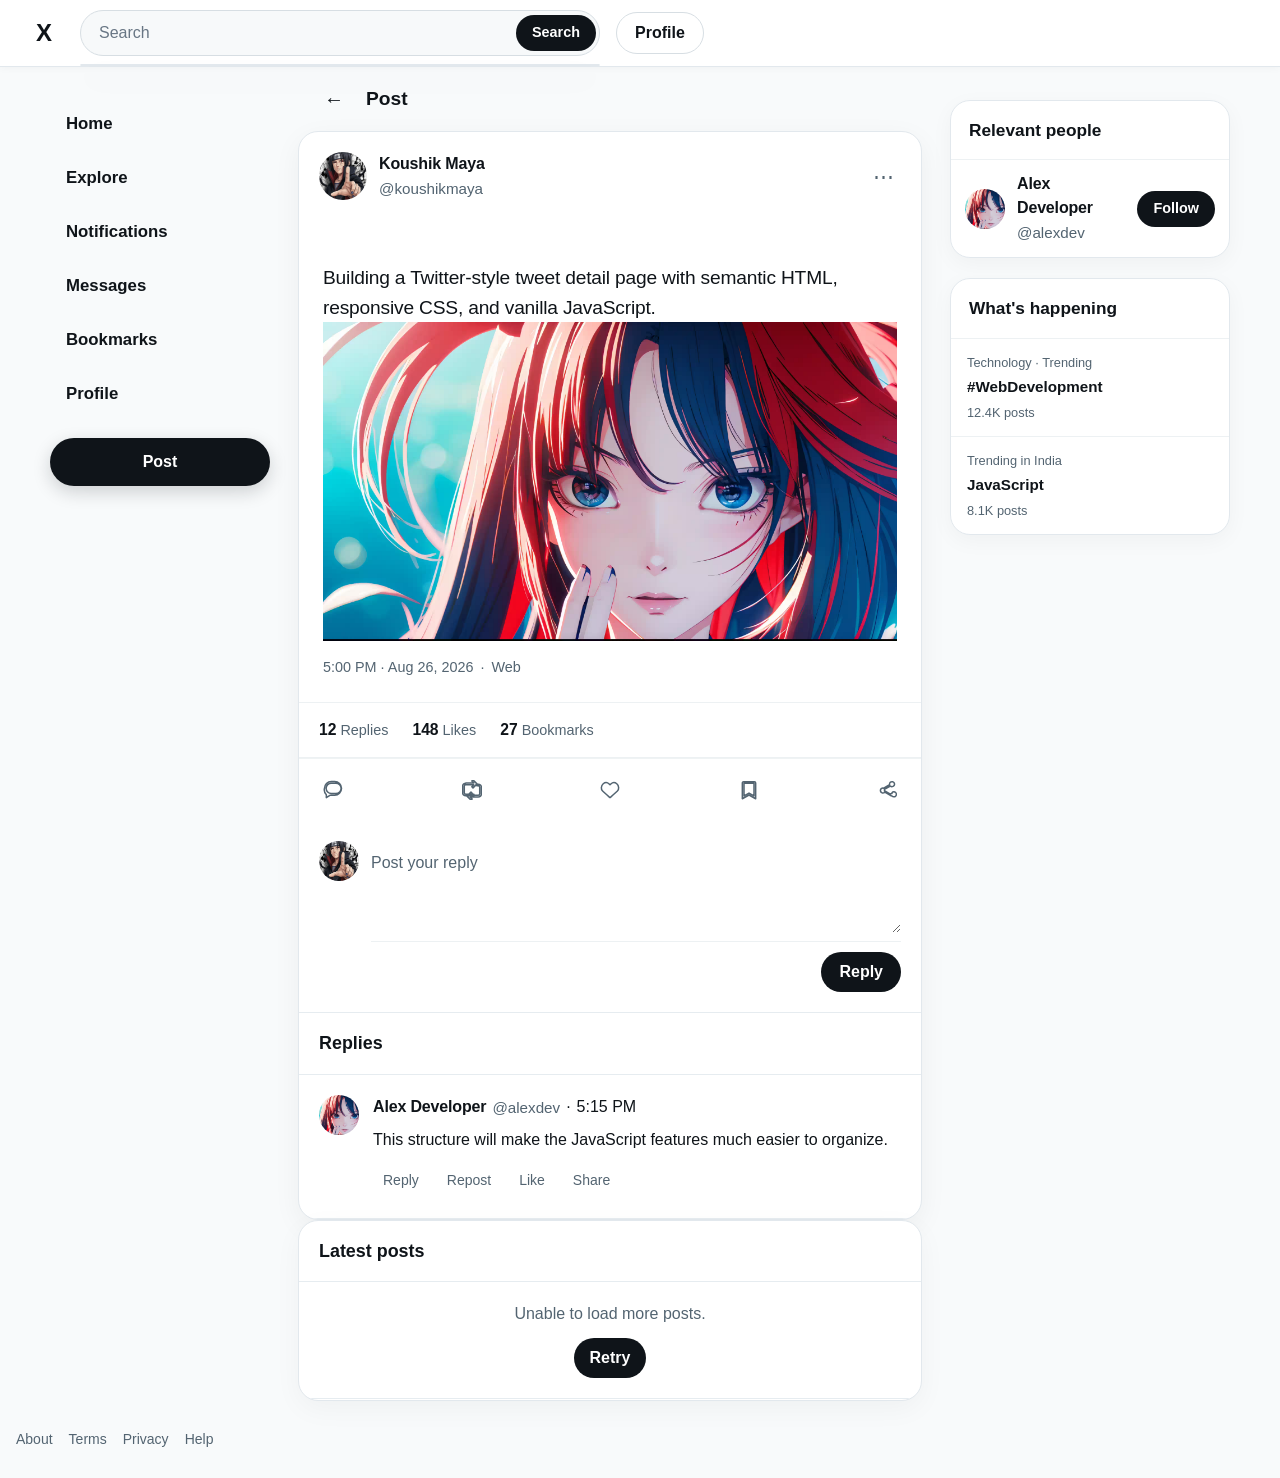
<file: index.html>
<!DOCTYPE html>
<html lang="en">

<head>
    <meta charset="UTF-8">
    <meta name="viewport" content="width=device-width, initial-scale=1.0">

    <meta
        name="description"
        content="Twitter-style tweet detail page built with semantic HTML, responsive CSS, and vanilla JavaScript."
    >

    <title>Tweet Detail</title>

    <!-- CSS -->
    <link rel="stylesheet" href="css/base.css">
    <link rel="stylesheet" href="css/layout.css">
    <link rel="stylesheet" href="css/components.css">
    <link rel="stylesheet" href="css/responsive.css">
</head>

<body>

    <!-- ================================
         Site Header      
         ================================ -->
    <header class="site-header">

        <nav class="top-nav" aria-label="Primary navigation">

            <a
                href="#"
                class="brand"
                aria-label="Home"
            >
                X
            </a>

       <form
    id="search-form"
    class="search-form"
    role="search"
    aria-label="Search posts"
>

                <label
                    for="search-input"
                    class="sr-only"
                >
                    Search posts
                </label>

                <input
                    id="search-input"
                    name="search"
                    type="search"
                    placeholder="Search"
                    autocomplete="off"
                    spellcheck="false"
                >

                <button type="submit">
                    Search
                </button>

                <!-- Debounced search results -->
                <div
                    id="search-results"
                    class="search-results"
                    aria-live="polite"
                ></div>

            </form>

            <button
                type="button"
                class="profile-button"
                aria-label="Open profile menu"
            >
                Profile
            </button>

        </nav>

    </header>


    <!-- ================================
         Page Layout
         ================================ -->
    <div class="page-layout">


        <!-- ============================
             Left Sidebar
             ============================ -->
        <aside
            class="left-sidebar"
            aria-label="Sidebar navigation"
        >

            <nav
                class="sidebar-nav"
                aria-label="Sidebar"
            >

                <a href="#" class="nav-link">
                    Home
                </a>

                <a href="#" class="nav-link">
                    Explore
                </a>

                <a
                    href="#notifications"
                    class="nav-link"
                >
                    Notifications
                </a>

                <a href="#" class="nav-link">
                    Messages
                </a>

                <a href="#" class="nav-link">
                    Bookmarks
                </a>

                <a href="#" class="nav-link">
                    Profile
                </a>

            </nav>

            <button
                type="button"
                class="compose-button"
            >
                Post
            </button>

        </aside>


        <!-- ============================
             Main Content
             ============================ -->
        <main class="main-content">


            <!-- ========================
                 Tweet Detail
                 ======================== -->
            <section
                class="tweet-page"
                aria-labelledby="page-title"
            >

                <!-- Page Heading -->
                <header class="page-heading">

                    <a
                        href="#"
                        class="back-link"
                        aria-label="Go back"
                    >
                        ←
                    </a>

                    <h1 id="page-title">
                        Post
                    </h1>

                </header>


                <!-- ====================
                     Main Tweet
                     ==================== -->
                <article
                    class="tweet-detail"
                    data-post-id="1"
                    data-post-type="tweet"
                >

                    <!-- Tweet Header -->
                    <header class="tweet-header">

                        <div class="author-info">

                            <a
                                href="#"
                                class="author-avatar"
                                aria-label="Open Koushik Maya profile"
                            >
                                <img
                                    src="assets/images/profile-placeholder.png"
                                    alt="Koushik Maya profile picture"
                                >
                            </a>

                            <div class="author-details">

                                <a
                                    href="#"
                                    class="author-name"
                                >
                                    Koushik Maya
                                </a>

                                <span class="author-handle">
                                    @koushikmaya
                                </span>

                            </div>

                            <button
                                type="button"
                                class="tweet-menu-button"
                                aria-label="More options for this post"
                            >
                                ⋯
                            </button>

                        </div>

                    </header>


                    <!-- Tweet Body -->
                    <div class="tweet-body">

                        <p class="tweet-text">
                            Building a Twitter-style tweet detail page
                            with semantic HTML, responsive CSS,
                            and vanilla JavaScript.
                        </p>


                        <!-- Tweet Media -->
                 <img
    class="lazy-image"
    src="assets/images/mainimage.png"
    data-src="assets/images/mainimage.png"
    alt="Tweet media showing the project interface"
>

                        <!-- Tweet Metadata -->
                        <footer class="tweet-meta">

                            <time
                                datetime="2026-08-26T17:00:00+05:30"
                            >
                                5:00 PM · Aug 26, 2026
                            </time>

                            <span aria-hidden="true">
                                ·
                            </span>

                            <span>
                                Web
                            </span>

                        </footer>

                    </div>


                    <!-- ====================
                         Tweet Statistics
                         ==================== -->
                    <div
                        class="tweet-stats"
                        aria-label="Post statistics"
                    >

                        <span class="stat-item">
                            <strong
                                id="reply-count"
                                class="reply-count"
                            >
                                12
                            </strong>
                            Replies
                        </span>

                        <span class="stat-item">
                            <strong
                                id="like-count"
                                class="like-count"
                                data-count="148"
                            >
                                148
                            </strong>
                            Likes
                        </span>

                        <span class="stat-item">
                            <strong
                                id="bookmark-count"
                                class="bookmark-count"
                            >
                                27
                            </strong>
                            Bookmarks
                        </span>

                    </div>


                    <!-- ====================
                         Tweet Actions
                         ==================== -->
                  <div
    class="tweet-actions"
    aria-label="Post actions"
>

    <!-- Reply -->
    <button
        type="button"
        class="action-button reply-button"
        data-action="reply"
        data-post-id="1"
        aria-label="Reply"
    >
        <svg
            viewBox="0 0 24 24"
            aria-hidden="true"
        >
            <path
                d="M1.751 10c0-4.556 3.69-8.25 8.25-8.25h4c4.556 0 8.25 3.694 8.25 8.25s-3.694 8.25-8.25 8.25H8.75L4 21.25v-3.5A8.23 8.23 0 0 1 1.751 10Zm8.25-6.25a6.25 6.25 0 1 0 0 12.5h5.5c3.452 0 6.25-2.798 6.25-6.25S18.953 3.75 15.5 3.75h-5.5Z"
            />
        </svg>
    </button>


    <!-- Repost -->
    <button
        type="button"
        class="action-button repost-button"
        data-action="repost"
        data-post-id="1"
        aria-label="Repost"
    >
        <svg
            viewBox="0 0 24 24"
            aria-hidden="true"
        >
            <path
                d="M4.5 3.75A3.75 3.75 0 0 0 .75 7.5v7.75A3.75 3.75 0 0 0 4.5 19h9.75v-2H4.5a1.75 1.75 0 0 1-1.75-1.75V7.5A1.75 1.75 0 0 1 4.5 5.75h9.586l-2.293 2.293 1.414 1.414L18 4.664 13.207-.129l-1.414 1.414 2.293 2.293H4.5Zm15 1.25h-1.75v2h1.75a1.75 1.75 0 0 1 1.75 1.75v7.75a1.75 1.75 0 0 1-1.75 1.75h-9.586l2.293-2.293-1.414-1.414L6 19.336l4.793 4.793 1.414-1.414-2.293-2.293H19.5a3.75 3.75 0 0 0 3.75-3.75V8.75A3.75 3.75 0 0 0 19.5 5Z"
            />
        </svg>
    </button>


    <!-- Like -->
    <button
        type="button"
        class="action-button like-button"
        data-action="like"
        data-post-id="1"
        aria-pressed="false"
        aria-label="Like"
    >
        <svg
            viewBox="0 0 24 24"
            aria-hidden="true"
        >
            <path
                d="M20.884 13.19c-1.14 1.12-5.84 5.36-8.06 7.36a1.18 1.18 0 0 1-1.62 0c-2.22-2-6.92-6.24-8.06-7.36C.93 11.02 1.13 6.88 3.85 4.52a5.43 5.43 0 0 1 7.15.26l1 1 1-1a5.43 5.43 0 0 1 7.15-.26c2.72 2.36 2.92 6.5.73 8.67z"
            />
        </svg>
    </button>


    <!-- Bookmark -->
    <button
        type="button"
        class="action-button bookmark-button"
        data-action="bookmark"
        data-post-id="1"
        aria-pressed="false"
        aria-label="Bookmark"
    >
        <svg
            viewBox="0 0 24 24"
            aria-hidden="true"
        >
            <path
                d="M4 3.5C4 2.67 4.67 2 5.5 2h13c.83 0 1.5.67 1.5 1.5v19l-8-4.5-8 4.5v-19ZM6 4v15.09l6-3.375 6 3.375V4H6Z"
            />
        </svg>
    </button>


    <!-- Share -->
    <button
        type="button"
        class="action-button share-button"
        data-action="share"
        data-post-id="1"
        aria-label="Share"
    >
        <svg
            viewBox="0 0 24 24"
            aria-hidden="true"
        >
            <path
                d="M18 16.08c-.76 0-1.44.3-1.96.77L8.91 12.7c.05-.23.09-.46.09-.7s-.04-.47-.09-.7l7.05-4.11A3 3 0 1 0 15 5c0 .24.04.47.09.7L8.04 9.81A3 3 0 1 0 9 15c0-.24-.04-.47-.09-.7l7.12 4.16c.52.46 1.2.74 1.97.74a3 3 0 1 0 0-3.92Z"
            />
        </svg>
    </button>

</div>


                    <!-- ====================
                         Reply Composer
                         ==================== -->
                    <section
                        class="reply-composer"
                        aria-labelledby="reply-title"
                    >

                        <h2
                            id="reply-title"
                            class="sr-only"
                        >
                            Write a reply
                        </h2>

                        <div class="reply-composer-inner">

                            <div
                                class="composer-avatar"
                                aria-hidden="true"
                            >
                                <img
                                    src="assets/images/profile-placeholder.png"
                                    alt=""
                                >
                            </div>

                            <form class="reply-form">

                                <label
                                    for="reply-input"
                                    class="sr-only"
                                >
                                    Write your reply
                                </label>

                                <textarea
                                    id="reply-input"
                                    name="reply"
                                    rows="3"
                                    maxlength="280"
                                    placeholder="Post your reply"
                                    aria-describedby="character-count"
                                ></textarea>

                                <div class="composer-footer">

                                    <span
                                        id="character-count"
                                        class="character-count"
                                    >
                                      
                                    </span>

                                    <button
                                        type="submit"
                                        class="reply-submit-button"
                                    >
                                        Reply
                                    </button>

                                </div>

                            </form>

                        </div>

                    </section>


                    <!-- ====================
                         Replies / Thread
                         ==================== -->
                    <section
                        class="replies-section"
                        aria-labelledby="replies-title"
                    >

                        <div class="section-heading">

                            <h2 id="replies-title">
                                Replies
                            </h2>

                        </div>

                        <div
                            id="replies-list"
                            class="replies-list"
                        >

                            <!-- Reply -->
                            <article
                                class="reply-item"
                                data-post-id="101"
                                data-post-type="comment"
                            >

                                <div class="reply-avatar">

                                    <img
                                        src="assets/images/image-placeholder.png"
                                        alt="Alex Developer profile picture"
                                    >

                                </div>

                                <div class="reply-content">

                                    <header class="reply-header">

                                        <a
                                            href="#"
                                            class="author-name"
                                        >
                                            Alex Developer
                                        </a>

                                        <span class="author-handle">
                                            @alexdev
                                        </span>

                                        <span aria-hidden="true">
                                            ·
                                        </span>

                                        <time
                                            datetime="2026-08-26T17:15:00+05:30"
                                        >
                                            5:15 PM
                                        </time>

                                    </header>

                                    <p class="reply-text">
                                        This structure will make the
                                        JavaScript features much easier
                                        to organize.
                                    </p>

                                    <div
                                        class="reply-actions"
                                        aria-label="Reply actions"
                                    >

                                        <button
                                            type="button"
                                            data-action="reply"
                                        >
                                            Reply
                                        </button>

                                        <button
                                            type="button"
                                            data-action="repost"
                                        >
                                            Repost
                                        </button>

                                        <button
                                            type="button"
                                            data-action="like"
                                            aria-pressed="false"
                                        >
                                            Like
                                        </button>

                                        <button
                                            type="button"
                                            data-action="share"
                                        >
                                            Share
                                        </button>

                                    </div>

                                </div>

                            </article>

                        </div>

                    </section>

                </article>

            </section>


            <!-- ========================
                 Dynamic Feed
                 ======================== -->
            <section
                class="feed-section"
                aria-labelledby="feed-title"
            >

                <header class="section-heading">

                    <h2 id="feed-title">
                        Latest posts
                    </h2>

                </header>


                <!-- Feed cards are rendered by JavaScript -->
                <div
                    id="feed-list"
                    class="feed-list"
                    aria-live="polite"
                    aria-busy="false"
                ></div>


                <!-- ====================
                     Loading Skeleton
                     ==================== -->
                <div
                    id="feed-loading"
                    class="feed-loading"
                    hidden
                    aria-live="polite"
                    aria-label="Loading more posts"
                >

                    <article
                        class="feed-skeleton"
                        aria-hidden="true"
                    >

                        <div class="skeleton-avatar"></div>

                        <div class="skeleton-lines">

                            <span></span>
                            <span></span>
                            <span></span>

                        </div>

                    </article>

                </div>


                <!-- ====================
                     Error / Retry State
                     ==================== -->
                <div
                    id="feed-error"
                    class="feed-error"
                    role="alert"
                    hidden
                >

                    <p>
                        Unable to load more posts.
                    </p>

                    <button
                        type="button"
                        id="feed-retry"
                        class="retry-button"
                    >
                        Retry
                    </button>

                </div>


                <!-- ====================
                     IntersectionObserver Sentinel

                     root:
                     null means the browser viewport.

                     rootMargin:
                     loads the next page before the
                     sentinel is fully visible.

                     threshold:
                     0 means the observer fires when
                     any part of the sentinel enters
                     the observation area.
                     ==================== -->
                <div
                    id="feed-sentinel"
                    class="feed-sentinel"
                    aria-hidden="true"
                ></div>

            </section>

        </main>


        <!-- ============================
             Right Sidebar
             ============================ -->
        <aside
            class="right-sidebar"
            aria-label="Additional content"
        >

            <!-- Relevant People -->
            <section class="sidebar-card">

                <h2>
                    Relevant people
                </h2>

                <article class="person-card">

                    <img
                        src="assets/images/image-placeholder.png"
                        alt="Alex Developer profile picture"
                    >

                    <div class="person-info">

                        <a
                            href="#"
                            class="author-name"
                        >
                            Alex Developer
                        </a>

                        <span class="author-handle">
                            @alexdev
                        </span>

                    </div>

                    <button
                        type="button"
                        class="follow-button"
                        data-action="follow"
                        data-user-id="alexdev"
                        aria-pressed="false"
                    >
                        Follow
                    </button>

                </article>

            </section>


            <!-- Trending -->
            <section class="sidebar-card">

                <h2>
                    What's happening
                </h2>

                <a
                    href="#"
                    class="trend-item"
                >

                    <span class="trend-category">
                        Technology · Trending
                    </span>

                    <strong>
                        #WebDevelopment
                    </strong>

                    <span class="trend-count">
                        12.4K posts
                    </span>

                </a>

                <a
                    href="#"
                    class="trend-item"
                >

                    <span class="trend-category">
                        Trending in India
                    </span>

                    <strong>
                        JavaScript
                    </strong>

                    <span class="trend-count">
                        8.1K posts
                    </span>

                </a>

            </section>

        </aside>

    </div>


    <!-- ================================
         Notification Toast Region
         ================================ -->
    <div
        id="notification-region"
        class="notification-region"
        aria-live="polite"
        aria-atomic="false"
    >

        <div
            id="notification-container"
            class="notification-container"
        ></div>

    </div>


    <!-- ================================
         Site Footer
         ================================ -->
    <footer class="site-footer">

        <nav aria-label="Footer navigation">

            <a href="#">
                About
            </a>

            <a href="#">
                Terms
            </a>

            <a href="#">
                Privacy
            </a>

            <a href="#">
                Help
            </a>

        </nav>

    </footer>


    <!-- ================================
         JavaScript Entry Point
         ================================ -->
   <script type="module" src="javascript/app.js"></script>

</body>

</html>
</file>
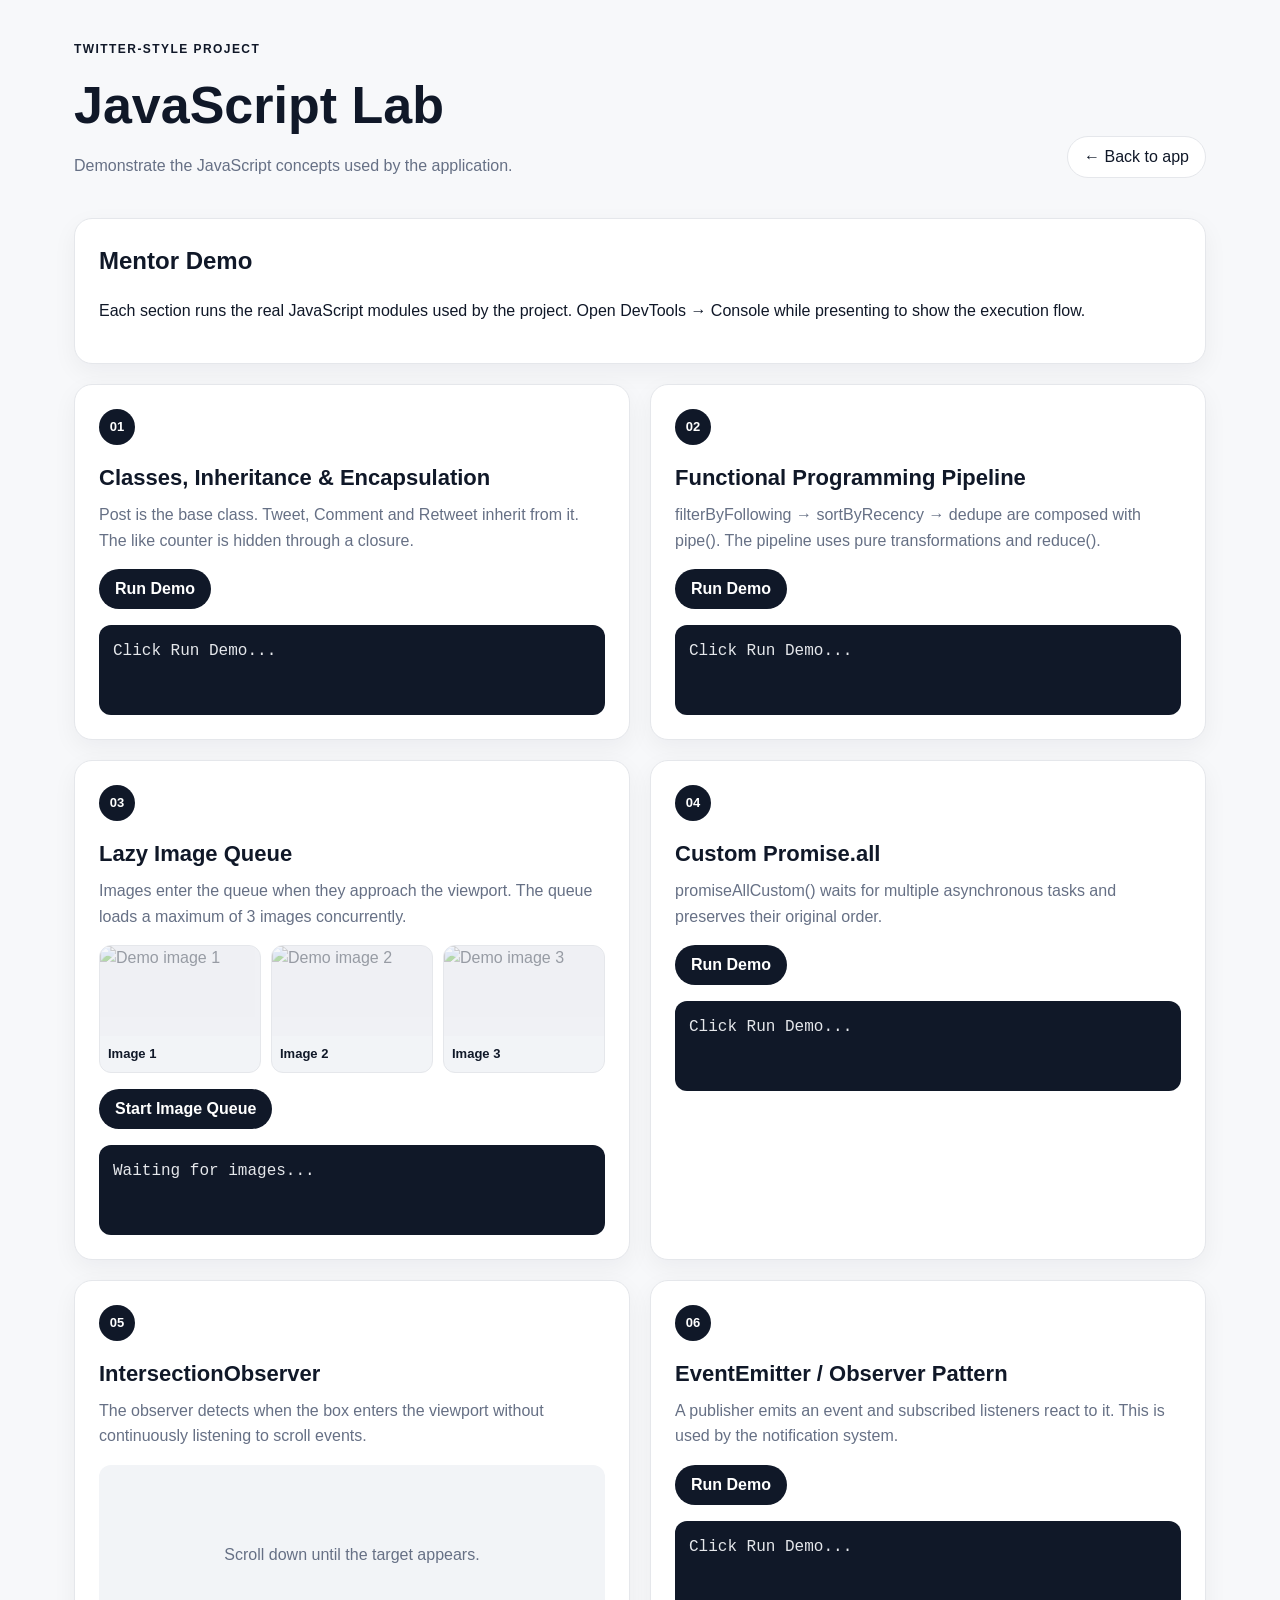
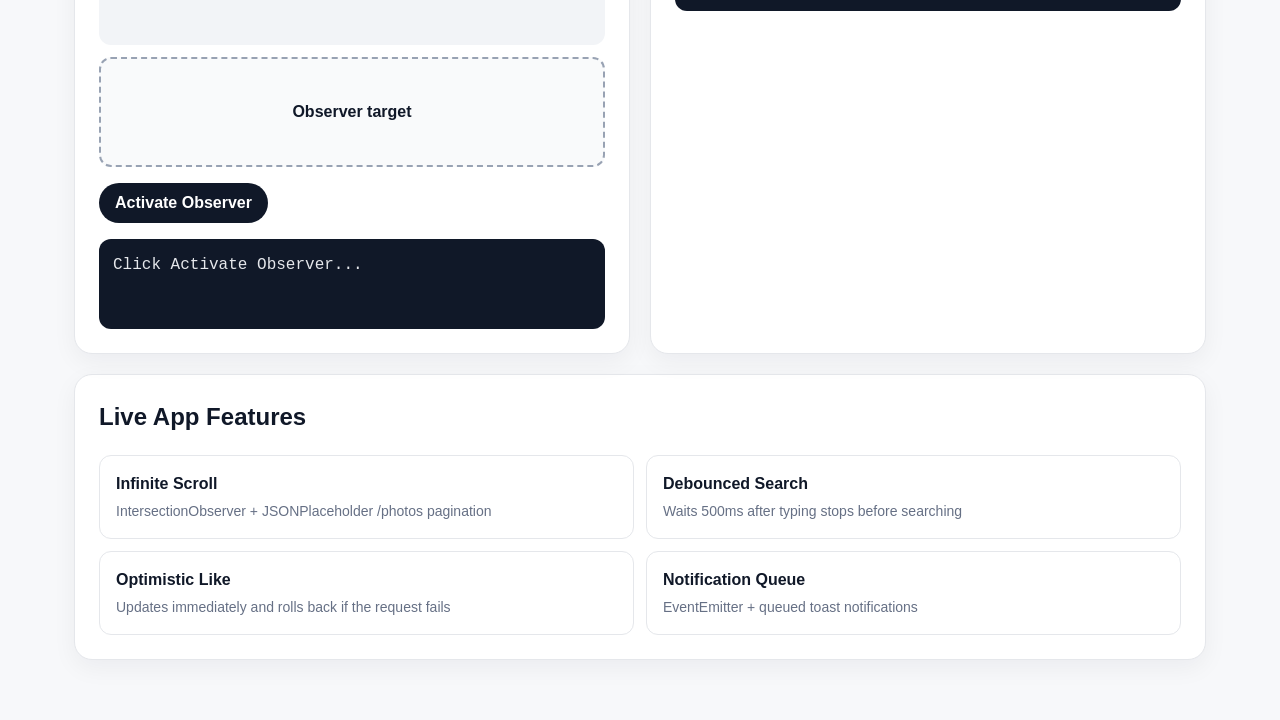
<file: javascript-demo.html>
<!DOCTYPE html>
<html lang="en">
<head>
<meta charset="UTF-8">
<meta name="viewport" content="width=device-width, initial-scale=1.0">
<title>JavaScript Lab | Twitter Tweet Detail</title>
<link rel="stylesheet" href="css/base.css">
<link rel="stylesheet" href="css/javascript-demo.css">
</head>
<body>
<header class="demo-header">
  <div>
    <p class="eyebrow">TWITTER-STYLE PROJECT</p>
    <h1>JavaScript Lab</h1>
    <p class="subtitle">Demonstrate the JavaScript concepts used by the application.</p>
  </div>
  <a class="back-to-app" href="index.html">← Back to app</a>
</header>

<main class="demo-container">
  <section class="intro-card">
    <h2>Mentor Demo</h2>
    <p>Each section runs the real JavaScript modules used by the project. Open DevTools → Console while presenting to show the execution flow.</p>
  </section>

  <section class="demo-grid">
    <article class="demo-card">
      <div class="demo-number">01</div>
      <h2>Classes, Inheritance &amp; Encapsulation</h2>
      <p>Post is the base class. Tweet, Comment and Retweet inherit from it. The like counter is hidden through a closure.</p>
      <button type="button" id="run-oop">Run Demo</button>
      <pre id="oop-output" class="demo-output">Click Run Demo...</pre>
    </article>

    <article class="demo-card">
      <div class="demo-number">02</div>
      <h2>Functional Programming Pipeline</h2>
      <p>filterByFollowing → sortByRecency → dedupe are composed with pipe(). The pipeline uses pure transformations and reduce().</p>
      <button type="button" id="run-pipeline">Run Demo</button>
      <pre id="pipeline-output" class="demo-output">Click Run Demo...</pre>
    </article>

    <article class="demo-card">
      <div class="demo-number">03</div>
      <h2>Lazy Image Queue</h2>
      <p>Images enter the queue when they approach the viewport. The queue loads a maximum of 3 images concurrently.</p>
      <div id="image-demo-list" class="image-demo-list">
        <div class="demo-image-card"><img class="lazy-image demo-lazy-image" data-src="https://picsum.photos/seed/js1/600/350" alt="Demo image 1"><span>Image 1</span></div>
        <div class="demo-image-card"><img class="lazy-image demo-lazy-image" data-src="https://picsum.photos/seed/js2/600/350" alt="Demo image 2"><span>Image 2</span></div>
        <div class="demo-image-card"><img class="lazy-image demo-lazy-image" data-src="https://picsum.photos/seed/js3/600/350" alt="Demo image 3"><span>Image 3</span></div>
      </div>
      <button type="button" id="run-image-queue">Start Image Queue</button>
      <pre id="image-output" class="demo-output">Waiting for images...</pre>
    </article>

    <article class="demo-card">
      <div class="demo-number">04</div>
      <h2>Custom Promise.all</h2>
      <p>promiseAllCustom() waits for multiple asynchronous tasks and preserves their original order.</p>
      <button type="button" id="run-promise">Run Demo</button>
      <pre id="promise-output" class="demo-output">Click Run Demo...</pre>
    </article>

    <article class="demo-card">
      <div class="demo-number">05</div>
      <h2>IntersectionObserver</h2>
      <p>The observer detects when the box enters the viewport without continuously listening to scroll events.</p>
      <div id="observer-spacer" class="observer-spacer">Scroll down until the target appears.</div>
      <div id="observer-target" class="observer-target">Observer target</div>
      <button type="button" id="run-observer">Activate Observer</button>
      <pre id="observer-output" class="demo-output">Click Activate Observer...</pre>
    </article>

    <article class="demo-card">
      <div class="demo-number">06</div>
      <h2>EventEmitter / Observer Pattern</h2>
      <p>A publisher emits an event and subscribed listeners react to it. This is used by the notification system.</p>
      <button type="button" id="run-events">Run Demo</button>
      <pre id="event-output" class="demo-output">Click Run Demo...</pre>
    </article>
  </section>

  <section class="app-features-card">
    <h2>Live App Features</h2>
    <div class="feature-list">
      <a href="index.html#feed-title"><strong>Infinite Scroll</strong><span>IntersectionObserver + JSONPlaceholder /photos pagination</span></a>
      <a href="index.html#search-input"><strong>Debounced Search</strong><span>Waits 500ms after typing stops before searching</span></a>
      <a href="index.html#like-count"><strong>Optimistic Like</strong><span>Updates immediately and rolls back if the request fails</span></a>
      <a href="index.html#notification-region"><strong>Notification Queue</strong><span>EventEmitter + queued toast notifications</span></a>
    </div>
  </section>
</main>

<script type="module" src="javascript/demo/javascript-demo.js"></script>
</body>
</html>
</file>
<file: css/base.css>
/* ========================================
   Global Base Styles
   ======================================== */

*,
*::before,
*::after {
    box-sizing: border-box;
}


/* ========================================
   Root Document
   ======================================== */

html {
    font-size: 16px;
    scroll-behavior: smooth;
}


/* ========================================
   Body Defaults
   ======================================== */

body {
    margin: 0;
    min-width: 320px;

    font-family:
        -apple-system,
        BlinkMacSystemFont,
        "Segoe UI",
        Roboto,
        Helvetica,
        Arial,
        sans-serif;

    line-height: 1.5;

    background: #f8fafb;
    color: #0f1419;

    -webkit-font-smoothing: antialiased;
    text-rendering: optimizeLegibility;
}


/* ========================================
   Typography
   ======================================== */

h1,
h2,
h3,
h4,
p {
    margin-top: 0;
}


/* ========================================
   Links
   ======================================== */

a {
    color: inherit;
    text-decoration: none;
}


/* ========================================
   Buttons and Form Controls
   ======================================== */

button,
input,
textarea {
    font: inherit;
}

button {
    cursor: pointer;
}

button:disabled {
    cursor: not-allowed;
}


/* ========================================
   Focus Accessibility
   ======================================== */

:focus-visible {
    outline: 2px solid #1d9bf0;
    outline-offset: 3px;
}


/* ========================================
   Images
   ======================================== */

img {
    display: block;
    max-width: 100%;
}


/* ========================================
   Shared Utilities
   ======================================== */

.sr-only {
    position: absolute;
    width: 1px;
    height: 1px;
    padding: 0;
    margin: -1px;
    overflow: hidden;
    clip: rect(0, 0, 0, 0);
    white-space: nowrap;
    border: 0;
}


[hidden] {
    display: none !important;
}


/* ========================================
   Prevent Content Overflow
   ======================================== */

p,
span,
strong,
a,
button,
input,
textarea {
    overflow-wrap: anywhere;
}

input,
textarea {
    min-width: 0;
}


/* ========================================
   Touch / Interaction
   ======================================== */

a,
button,
input,
textarea {
    -webkit-tap-highlight-color: transparent;
}


/* ========================================
   Selection
   ======================================== */

::selection {
    background: #cfe9fb;
    color: #0f1419;
}
</file>
<file: css/layout.css>
/* ========================================
   Page Layout
   ======================================== */

.page-layout {
    width: 100%;
    min-height: 100vh;

    margin: 0 auto;

    display: block;
}


/* ========================================
   Header Layout
   ======================================== */

.site-header {
    position: sticky;
    top: 0;

    z-index: 100;

    width: 100%;
}

.top-nav {
    width: 100%;
    min-height: 64px;

    margin: 0 auto;

    display: flex;
    align-items: center;

    gap: 14px;

    padding: 10px 16px;
}


/* ========================================
   Left Sidebar
   ======================================== */

.left-sidebar {
    display: none;
}

.sidebar-nav {
    display: flex;
    flex-direction: column;

    gap: 6px;
}

.nav-link {
    display: flex;
    align-items: center;
}

.compose-button {
    width: 100%;
}


/* ========================================
   Main Content
   ======================================== */

.main-content {
    width: 100%;
    min-width: 0;
}

.tweet-page,
.feed-section {
    width: 100%;
    max-width: 680px;

    margin: 0 auto;
}


/* ========================================
   Page Heading
   ======================================== */

.page-heading {
    min-height: 64px;

    display: flex;
    align-items: center;

    gap: 12px;

    padding: 0 16px;
}

.page-heading h1 {
    margin: 0;

    font-size: 1.2rem;
    line-height: 1.25;
    font-weight: 750;
}


/* ========================================
   Tweet Layout
   ======================================== */

.tweet-detail {
    width: 100%;
}

.tweet-header {
    width: 100%;
}

.author-info {
    display: flex;
    align-items: center;

    gap: 12px;
}

.author-details {
    min-width: 0;

    display: flex;
    flex-direction: column;
}

.tweet-menu-button {
    margin-left: auto;
}

.tweet-body {
    width: 100%;

    padding: 20px;
}

.tweet-media {
    width: 100%;

    overflow: hidden;
}

.tweet-media img {
    width: 100%;
    height: auto;

    object-fit: cover;
}

.tweet-meta {
    display: flex;
    align-items: center;

    flex-wrap: wrap;

    gap: 8px;

    margin-top: 16px;
}


/* ========================================
   Tweet Statistics
   ======================================== */

.tweet-stats {
    display: flex;
    align-items: center;

    flex-wrap: wrap;

    gap: 20px;

    padding: 15px 20px;
}


/* ========================================
   Tweet Actions
   ======================================== */

.tweet-actions {
    display: grid;

    grid-template-columns: repeat(5, minmax(0, 1fr));

    align-items: center;

    gap: 6px;

    padding: 10px 12px;
}


/* ========================================
   Reply Composer
   ======================================== */

.reply-composer {
    width: 100%;

    padding: 18px 20px;
}

.reply-composer-inner {
    display: flex;
    align-items: flex-start;

    gap: 12px;
}

.reply-form {
    flex: 1;
    min-width: 0;
}

.reply-form textarea {
    width: 100%;

    resize: vertical;
}

.composer-footer {
    display: flex;
    align-items: center;
    justify-content: space-between;

    gap: 12px;

    margin-top: 8px;
}


/* ========================================
   Replies
   ======================================== */

.replies-section {
    width: 100%;
}

.section-heading {
    padding: 16px 20px;
}

.section-heading h2 {
    margin: 0;
}

.replies-list {
    width: 100%;
}

.reply-item {
    display: flex;
    align-items: flex-start;

    gap: 14px;

    padding: 18px 20px;
}

.reply-content {
    flex: 1;
    min-width: 0;
}

.reply-header {
    display: flex;
    align-items: center;

    flex-wrap: wrap;

    gap: 6px;
}

.reply-actions {
    display: flex;
    align-items: center;

    flex-wrap: wrap;

    gap: 8px;

    margin-top: 12px;
}


/* ========================================
   Feed
   ======================================== */

.feed-section {
    border-top: 0;
}

.feed-list {
    width: 100%;
}

.feed-card {
    width: 100%;
}

.feed-skeleton,
.feed-error {
    width: 100%;
}

.feed-sentinel {
    width: 100%;
    height: 1px;
}


/* ========================================
   Feed Loading
   ======================================== */

.feed-loading {
    width: 100%;
}


/* ========================================
   Feed Error
   ======================================== */

.feed-error {
    text-align: center;
}


/* ========================================
   Search Results
   ======================================== */

.search-form {
    position: relative;
}

.search-results {
    position: absolute;

    top: calc(100% + 8px);
    left: 0;
    right: 0;

    z-index: 200;

    overflow: hidden;
}


/* ========================================
   Notification Region
   ======================================== */

.notification-region {
    position: fixed;

    right: 16px;
    bottom: 16px;
    left: 16px;

    z-index: 1000;

    pointer-events: none;
}

.notification-container {
    display: flex;
    flex-direction: column;
    align-items: stretch;

    gap: 8px;
}

.notification-toast {
    pointer-events: auto;
}


/* ========================================
   Right Sidebar
   ======================================== */

.right-sidebar {
    display: none;
}

.sidebar-card {
    width: 100%;
}

.person-card {
    display: flex;
    align-items: center;

    gap: 12px;

    padding: 12px 14px;
}

.person-info {
    flex: 1;
    min-width: 0;

    display: flex;
    flex-direction: column;
}

.trend-item {
    display: flex;
    flex-direction: column;

    gap: 4px;

    padding: 14px 16px;
}


/* ========================================
   Footer Layout
   ======================================== */

.site-footer {
    width: 100%;

    margin: 0 auto;

    padding: 28px 16px;
}

.site-footer nav {
    display: flex;
    flex-wrap: wrap;

    gap: 16px;
}
</file>
<file: css/components.css>
/* ========================================
   Header Components
   ======================================== */

.site-header {
    background: rgba(255, 255, 255, 0.96);
    border-bottom: 1px solid #e2e8ed;
    box-shadow: 0 1px 8px rgba(15, 20, 25, 0.04);
    backdrop-filter: blur(12px);
}

.brand {
    display: inline-flex;
    align-items: center;
    justify-content: center;

    flex-shrink: 0;

    width: 40px;
    height: 40px;

    border-radius: 50%;

    font-size: 1.5rem;
    font-weight: 750;

    transition:
        background-color 0.18s ease,
        transform 0.12s ease;
}

.brand:hover {
    background: #eef1f3;
}

.brand:active {
    transform: scale(0.95);
}


/* ========================================
   Search
   ======================================== */

.search-form {
    display: flex;
    align-items: center;

    position: relative;

    flex: 1;
    max-width: 520px;
}

.search-form input {
    width: 100%;
    min-height: 44px;

    padding: 10px 105px 10px 18px;

    border: 1px solid #d7dee3;
    border-radius: 999px;

    outline: none;

    background: #f7f9fa;
    color: #0f1419;

    transition:
        border-color 0.18s ease,
        background-color 0.18s ease,
        box-shadow 0.18s ease;
}

.search-form input::placeholder {
    color: #687684;
}

.search-form input:hover {
    background: #ffffff;
}

.search-form input:focus {
    border-color: #1d9bf0;
    background: #ffffff;
    box-shadow: 0 0 0 4px rgba(29, 155, 240, 0.12);
}

.search-form button {
    position: absolute;
    right: 4px;

    min-height: 36px;

    padding: 7px 16px;

    border: 0;
    border-radius: 999px;

    background: #0f1419;
    color: #ffffff;

    font-size: 0.9rem;
    font-weight: 700;

    transition:
        background-color 0.18s ease,
        transform 0.12s ease;
}

.search-form button:hover {
    background: #272c30;
}

.search-form button:active {
    transform: scale(0.96);
}


/* ========================================
   Profile Button
   ======================================== */

.profile-button {
    flex-shrink: 0;

    min-height: 42px;

    padding: 8px 18px;

    border: 1px solid #d7dee3;
    border-radius: 999px;

    background: #ffffff;
    color: #0f1419;

    font-weight: 600;

    transition:
        background-color 0.18s ease,
        border-color 0.18s ease;
}

.profile-button:hover {
    background: #f1f3f4;
    border-color: #c5cdd3;
}


/* ========================================
   Search Results
   ======================================== */

.search-results {
    overflow: hidden;

    border: 1px solid #e2e8ed;
    border-radius: 16px;

    background: #ffffff;

    box-shadow: 0 12px 32px rgba(15, 20, 25, 0.12);
}

.search-result {
    display: block;

    padding: 13px 16px;

    transition: background-color 0.15s ease;
}

.search-result + .search-result {
    border-top: 1px solid #edf1f3;
}

.search-result:hover {
    background: #f7f9fa;
}


/* ========================================
   Navigation Components
   ======================================== */

.nav-link {
    display: flex;
    align-items: center;

    min-height: 48px;

    padding: 10px 16px;

    border-radius: 999px;

    font-size: 1.05rem;
    font-weight: 550;

    transition:
        background-color 0.18s ease,
        transform 0.12s ease;
}

.nav-link:hover {
    background: #eef1f3;
    transform: translateX(2px);
}

.nav-link:active {
    transform: scale(0.98);
}


/* ========================================
   Compose Button
   ======================================== */

.compose-button {
    width: 100%;
    min-height: 48px;

    border: 0;
    border-radius: 999px;

    background: #0f1419;
    color: #ffffff;

    font-size: 1rem;
    font-weight: 700;

    box-shadow: 0 6px 18px rgba(15, 20, 25, 0.18);

    cursor: pointer;
}

.compose-button:hover {
    background: #272c30;
}

.compose-button:hover {
    background: #0a8cd8;
    box-shadow: 0 8px 22px rgba(29, 155, 240, 0.24);
}

.compose-button:active {
    transform: scale(0.98);
}


/* ========================================
   Page Heading
   ======================================== */

.back-link {
    display: inline-flex;
    align-items: center;
    justify-content: center;

    flex-shrink: 0;

    width: 40px;
    height: 40px;

    border-radius: 50%;

    font-size: 1.25rem;

    transition:
        background-color 0.18s ease,
        transform 0.12s ease;
}

.back-link:hover {
    background: #eef1f3;
}

.back-link:active {
    transform: scale(0.94);
}


/* ========================================
   Tweet
   ======================================== */

.tweet-detail {
    overflow: hidden;

    border: 1px solid #e2e8ed;
    border-radius: 20px;

    background: #ffffff;

    box-shadow: 0 8px 28px rgba(15, 20, 25, 0.05);
}

.tweet-header {
    padding: 18px 20px;
}

.author-avatar,
.composer-avatar,
.reply-avatar,
.person-card > img {
    flex-shrink: 0;

    overflow: hidden;

    border-radius: 50%;
}

.author-avatar {
    width: 48px;
    height: 48px;
}

.composer-avatar {
    width: 40px;
    height: 40px;
}

.reply-avatar {
    width: 40px;
    height: 40px;
}

.author-avatar img,
.composer-avatar img,
.reply-avatar img,
.person-card > img {
    width: 100%;
    height: 100%;

    object-fit: cover;
}


/* ========================================
   Author
   ======================================== */

.author-name {
    font-size: 1rem;
    font-weight: 750;
    letter-spacing: -0.01em;
}

.author-name:hover {
    text-decoration: underline;
}

.author-handle {
    margin-top: 2px;

    color: #536471;

    font-size: 0.95rem;
}

.author-handle,
.trend-category,
.trend-count,
.tweet-meta {
    color: #536471;
}


/* ========================================
   Tweet Menu
   ======================================== */

.tweet-menu-button {
    width: 36px;
    height: 36px;

    border: 0;
    border-radius: 50%;

    background: transparent;
    color: #536471;

    font-size: 1.3rem;

    transition:
        background-color 0.18s ease,
        color 0.18s ease;
}

.tweet-menu-button:hover {
    background: #eef1f3;
    color: #0f1419;
}


/* ========================================
   Tweet Text
   ======================================== */

.tweet-text {
    max-width: 60ch;

    margin: 18px 0 0;

    color: #0f1419;

    font-size: 1.18rem;
    line-height: 1.55;

    letter-spacing: -0.01em;
}


/* ========================================
   Tweet Media
   ======================================== */

.tweet-media {
    margin-top: 18px;

    overflow: hidden;

    border: 1px solid #dfe6eb;
    border-radius: 18px;

    background: #f7f9fa;
}

.tweet-media img {
    width: 100%;

    aspect-ratio: 16 / 9;

    object-fit: cover;

    border-radius: inherit;

    transition: transform 0.25s ease;
}

.tweet-media:hover img {
    transform: scale(1.01);
}


/* ========================================
   Tweet Metadata
   ======================================== */

.tweet-meta {
    display: flex;
    align-items: center;

    flex-wrap: wrap;

    gap: 7px;

    margin-top: 16px;

    font-size: 0.9rem;
}


/* ========================================
   Tweet Statistics
   ======================================== */

.tweet-stats {
    display: flex;
    align-items: center;

    flex-wrap: wrap;

    gap: 24px;

    padding: 15px 20px;

    border-top: 1px solid #edf1f3;
    border-bottom: 1px solid #edf1f3;
}

.stat-item {
    display: inline-flex;
    align-items: baseline;

    gap: 4px;

    color: #536471;

    font-size: 0.9rem;
}

.stat-item strong {
    color: #0f1419;

    font-size: 0.98rem;
    font-weight: 750;
}


/* ========================================
   Tweet Action Buttons
   ======================================== */

.tweet-actions {
    display: flex;
    align-items: center;
    justify-content: space-between;

    width: 100%;

    padding: 10px 24px;

    border-top: 1px solid #eff3f4;
}


.action-button {
    display: flex;

    align-items: center;
    justify-content: center;

    width: 40px;
    height: 40px;

    padding: 0;

    border: none;
    border-radius: 50%;

    background: transparent;

    color: #536471;

    cursor: pointer;

    transition:
        background-color 0.2s ease,
        color 0.2s ease;
}


.action-button svg {
    width: 20px;
    height: 20px;

    fill: none;

    stroke: currentColor;

    stroke-width: 1.8;

    stroke-linecap: round;
    stroke-linejoin: round;
}


/* Reply */

.reply-button:hover {
    color: #1d9bf0;

    background: rgba(29, 155, 240, 0.1);
}


/* Repost */

.repost-button:hover {
    color: #00ba7c;

    background: rgba(0, 186, 124, 0.1);
}


/* Like */

.like-button:hover {
    color: #f91880;

    background: rgba(249, 24, 128, 0.1);
}


.like-button[aria-pressed="true"] {
    color: #f91880;
}


.like-button[aria-pressed="true"] svg {
    fill: currentColor;
}


/* Bookmark */

.bookmark-button:hover {
    color: #1d9bf0;

    background: rgba(29, 155, 240, 0.1);
}


/* Share */

.share-button:hover {
    color: #1d9bf0;

    background: rgba(29, 155, 240, 0.1);
}


/* ========================================
   Reply Composer
   ======================================== */

.reply-composer {
    padding: 18px 20px;

    border-bottom: 1px solid #e6ecf0;
}

.reply-composer-inner {
    display: flex;
    align-items: flex-start;

    gap: 12px;
}

.reply-form {
    flex: 1;
    min-width: 0;
}

.reply-form textarea {
    display: block;

    width: 100%;
    min-height: 84px;

    padding: 10px 0;

    border: 0;
    outline: 0;

    background: transparent;
    color: #0f1419;

    font-size: 1rem;
    line-height: 1.5;

    resize: vertical;
}

.reply-form textarea::placeholder {
    color: #536471;
}

.reply-form textarea:focus {
    outline: none;
}

.composer-footer {
    display: flex;
    align-items: center;
    justify-content: space-between;

    gap: 12px;

    padding-top: 10px;

    border-top: 1px solid #edf1f3;
}

.character-count {
    color: #536471;

    font-size: 0.875rem;
}

.reply-submit-button {
    min-height: 40px;

    padding: 8px 18px;

    border: 0;
    border-radius: 999px;

    background: #0f1419;
    color: #ffffff;

    font-weight: 700;

    cursor: pointer;

    transition:
        background-color 0.18s ease,
        transform 0.1s ease;
}

.reply-submit-button:hover {
    background: #272c30;
}

.reply-submit-button:active {
    transform: scale(0.97);
}

.reply-submit-button:disabled {
    opacity: 0.5;
    cursor: not-allowed;
}


/* ========================================
   Replies
   ======================================== */

.section-heading {
    padding: 17px 20px;

    border-bottom: 1px solid #e6ecf0;
}

.section-heading h2 {
    margin: 0;

    font-size: 1.12rem;
    font-weight: 750;
}

.reply-item {
    display: flex;
    align-items: flex-start;

    gap: 14px;

    padding: 18px 20px;

    border-bottom: 1px solid #e6ecf0;

    transition: background-color 0.18s ease;
}

.reply-item:hover {
    background: #f8fafb;
}

.reply-content {
    flex: 1;
    min-width: 0;
}

.reply-header {
    display: flex;
    align-items: center;

    flex-wrap: wrap;

    gap: 6px;
}

.reply-text {
    margin: 8px 0 0;

    color: #0f1419;

    font-size: 1rem;
    line-height: 1.5;
}

.reply-actions {
    display: flex;
    align-items: center;

    flex-wrap: wrap;

    gap: 8px;

    margin-top: 12px;
}

.reply-actions button {
    min-height: 34px;

    padding: 6px 10px;

    border: 0;
    border-radius: 999px;

    background: transparent;
    color: #536471;

    font-size: 0.875rem;

    transition:
        background-color 0.18s ease,
        color 0.18s ease;
}

.reply-actions button:hover {
    background: #eef1f3;
    color: #0f1419;
}


/* ========================================
   Feed
   ======================================== */

.feed-section {
    overflow: hidden;

    border: 1px solid #e2e8ed;
    border-radius: 20px;

    background: #ffffff;

    box-shadow: 0 8px 28px rgba(15, 20, 25, 0.04);
}

.feed-card {
    width: 100%;

    padding: 18px 20px;

    border-bottom: 1px solid #e6ecf0;

    background: #ffffff;

    transition: background-color 0.18s ease;
}

.feed-card:hover {
    background: #f8fafb;
}

.feed-card h3 {
    margin: 0 0 8px;

    color: #0f1419;

    font-size: 1rem;
    line-height: 1.3;
    font-weight: 750;
}

.feed-card p {
    margin: 0 0 8px;

    color: #0f1419;

    font-size: 1rem;
    line-height: 1.5;
}

.feed-card p:last-child {
    margin-bottom: 0;
}


/* ========================================
   Feed Loading Skeleton
   ======================================== */

.feed-skeleton {
    display: flex;

    gap: 12px;
}

.skeleton-avatar {
    width: 40px;
    height: 40px;

    flex-shrink: 0;

    border-radius: 50%;

    background: #e6ecf0;

    animation: skeleton-pulse 1.5s ease-in-out infinite;
}

.skeleton-lines {
    flex: 1;

    display: flex;
    flex-direction: column;

    gap: 8px;
}

.skeleton-lines span {
    display: block;

    height: 12px;

    border-radius: 6px;

    background: #e6ecf0;

    animation: skeleton-pulse 1.5s ease-in-out infinite;
}

.skeleton-lines span:nth-child(1) {
    width: 35%;
}

.skeleton-lines span:nth-child(2) {
    width: 90%;
}

.skeleton-lines span:nth-child(3) {
    width: 70%;
}

@keyframes skeleton-pulse {
    0%,
    100% {
        opacity: 0.55;
    }

    50% {
        opacity: 1;
    }
}


/* ========================================
   Feed Error / Retry
   ======================================== */

.feed-error {
    padding: 20px;

    border-bottom: 1px solid #e6ecf0;

    text-align: center;
}

.feed-error p {
    margin-bottom: 12px;

    color: #536471;
}

.retry-button {
    min-height: 40px;

    padding: 8px 16px;

    border: 0;
    border-radius: 999px;

    background: #0f1419;
    color: #ffffff;

    font-weight: 700;

    transition:
        background-color 0.18s ease,
        transform 0.1s ease;
}

.retry-button:hover {
    background: #272c30;
}

.retry-button:active {
    transform: scale(0.97);
}


/* ========================================
   Lazy Images
   ======================================== */

.lazy-image {
    background: #f7f9fa;

    transition:
        opacity 0.25s ease,
        filter 0.25s ease;
}

.lazy-image.is-loading {
    opacity: 0.6;
}

.lazy-image.is-loaded {
    opacity: 1;
}

.lazy-image.is-error {
    opacity: 0.45;
    filter: grayscale(1);
}


/* ========================================
   Infinite Scroll Sentinel
   ======================================== */

.feed-sentinel {
    width: 100%;
    height: 1px;

    background: transparent;
}


/* ========================================
   Right Sidebar
   ======================================== */

.sidebar-card {
    overflow: hidden;

    border: 1px solid #e2e8ed;
    border-radius: 20px;

    background: #ffffff;

    box-shadow: 0 6px 22px rgba(15, 20, 25, 0.04);
}

.sidebar-card h2 {
    margin: 0;

    padding: 18px;

    color: #0f1419;

    font-size: 1.08rem;
    line-height: 1.3;
    font-weight: 750;
}

.person-card {
    min-height: 64px;

    border-top: 1px solid #edf1f3;

    transition: background-color 0.18s ease;
}

.person-card:hover {
    background: #f7f9fa;
}

.person-card > img {
    width: 40px;
    height: 40px;
}

.follow-button {
    min-height: 36px;

    padding: 7px 16px;

    border: 0;
    border-radius: 999px;

    background: #0f1419;
    color: #ffffff;

    font-size: 0.9rem;
    font-weight: 700;

    transition:
        background-color 0.18s ease,
        transform 0.1s ease;
}

.follow-button:hover {
    background: #272c30;
}

.follow-button:active {
    transform: scale(0.96);
}

.follow-button[aria-pressed="true"] {
    border: 1px solid #cfd9de;

    background: #ffffff;
    color: #0f1419;
}


/* ========================================
   Trends
   ======================================== */

.trend-item {
    border-top: 1px solid #edf1f3;

    transition: background-color 0.18s ease;
}

.trend-item:hover {
    background: #f7f9fa;
}

.trend-item strong {
    font-size: 0.95rem;
}

.trend-category,
.trend-count {
    font-size: 0.8rem;
}


/* ========================================
   Notification Toasts
   ======================================== */

.notification-toast {
    padding: 13px 16px;

    border: 1px solid #dfe6eb;
    border-radius: 14px;

    background: #0f1419;
    color: #ffffff;

    box-shadow: 0 12px 30px rgba(15, 20, 25, 0.2);

    animation: toast-in 0.2s ease-out;
}

.notification-toast strong {
    display: block;

    margin-bottom: 2px;
}

.notification-toast p {
    margin: 0;
}

@keyframes toast-in {
    from {
        opacity: 0;
        transform: translateY(8px);
    }

    to {
        opacity: 1;
        transform: translateY(0);
    }
}


/* ========================================
   Footer
   ======================================== */

.site-footer {
    color: #536471;
}

.site-footer a {
    font-size: 0.875rem;

    transition: color 0.18s ease;
}

.site-footer a:hover {
    color: #0f1419;
    text-decoration: underline;
}
/* ========================================
   Feed Cards
   ======================================== */

.feed-card {
    width: 100%;
    padding: 18px 24px;

    border-bottom: 1px solid #e6ecf0;

    background: #ffffff;

    transition:
        background-color 0.15s ease;
}

.feed-card:hover {
    background: #f8fafb;
}


/* ========================================
   Feed Header
   ======================================== */

.feed-card-header {
    display: flex;

    align-items: flex-start;
    justify-content: space-between;

    gap: 12px;
}


.feed-card-author {
    display: flex;

    align-items: center;

    gap: 10px;

    min-width: 0;
}


.feed-avatar {
    display: flex;

    align-items: center;
    justify-content: center;

    flex-shrink: 0;

    width: 42px;
    height: 42px;

    border-radius: 50%;

    background: #1d9bf0;

    color: #ffffff;

    font-size: 16px;
    font-weight: 700;
}


.feed-card-header h3 {
    margin: 0;

    color: #0f1419;

    font-size: 15px;
    font-weight: 700;
}


.feed-card-handle {
    display: block;

    margin-top: 2px;

    color: #536471;

    font-size: 14px;
}


/* ========================================
   More Button
   ======================================== */

.tweet-more-button {
    display: flex;

    align-items: center;
    justify-content: center;

    width: 34px;
    height: 34px;

    padding: 7px;

    border: 0;
    border-radius: 50%;

    background: transparent;

    color: #536471;

    cursor: pointer;

    transition:
        background-color 0.15s ease,
        color 0.15s ease;
}

.tweet-more-button:hover {
    background: #e8f5fd;

    color: #1d9bf0;
}

.tweet-more-button svg {
    width: 18px;
    height: 18px;

    fill: currentColor;
}


/* ========================================
   Feed Body
   ======================================== */

.feed-card-body {
    margin-left: 52px;

    margin-top: 2px;
}


.feed-post-content {
    margin: 0;

    color: #0f1419;

    font-size: 15px;

    line-height: 1.5;

    word-break: break-word;
}


/* ========================================
   Feed Images
   ======================================== */

.feed-card-media {
    overflow: hidden;

    margin-top: 12px;

    border: 1px solid #cfd9de;

    border-radius: 16px;

    background: #f7f9fa;

    min-height: 180px;
}


.feed-card-media img {
    display: block;

    width: 100%;

    max-height: 420px;

    aspect-ratio: 16 / 9;

    object-fit: cover;

    opacity: 0;

    transition:
        opacity 0.25s ease,
        transform 0.2s ease;
}


.feed-card-media img.is-loaded {
    opacity: 1;
}


.feed-card-media img.is-loading {
    opacity: 0.35;
}


.feed-card-media img.is-error {
    min-height: 180px;

    opacity: 1;
}


/* ========================================
   Feed Actions
   ======================================== */

.feed-card-actions {
    display: flex;

    align-items: center;

    justify-content: space-between;

    max-width: 520px;

    margin-left: 52px;

    margin-top: 10px;
}


.feed-action-button {
    display: inline-flex;

    align-items: center;
    justify-content: center;

    gap: 5px;

    min-width: 70px;

    min-height: 34px;

    padding: 6px 10px;

    border: 0;

    border-radius: 999px;

    background: transparent;

    color: #536471;

    font-size: 13px;

    cursor: pointer;

    transition:
        background-color 0.15s ease,
        color 0.15s ease,
        transform 0.1s ease;
}


.feed-action-button:hover {
    background: #e8f5fd;

    color: #1d9bf0;
}


.feed-action-button:active {
    transform: scale(0.94);
}


.feed-action-button svg {
    width: 18px;
    height: 18px;

    fill: currentColor;

    flex-shrink: 0;
}


/* ========================================
   Like
   ======================================== */

.feed-action-button.like-action:hover {
    background: #fce8ef;

    color: #e91e63;
}


.feed-action-button.like-action[aria-pressed="true"] {
    background: #fce8ef;

    color: #e91e63;
}


/* ========================================
   Repost
   ======================================== */

.feed-action-button[data-action="repost"]:hover {
    background: #e8f7ef;

    color: #00ba7c;
}


/* ========================================
   Loading Image Skeleton
   ======================================== */

.feed-card-media:has(
    img.is-loading
) {
    background:
        linear-gradient(
            90deg,
            #f1f3f4,
            #e6e8ea,
            #f1f3f4
        );

    background-size: 200% 100%;

    animation:
        imageSkeleton 1.3s infinite;
}


@keyframes imageSkeleton {

    0% {
        background-position: 200% 0;
    }

    100% {
        background-position: -200% 0;
    }
}


/* ========================================
   Responsive
   ======================================== */

@media (max-width: 700px) {

    .feed-card {
        padding: 16px;
    }

    .feed-card-body,
    .feed-card-actions {
        margin-left: 0;
    }

    .feed-action-button {
        min-width: 0;
        padding: 6px 8px;
    }
}
/* ========================================
   Dynamic Feed
   ======================================== */

.feed-card {
    padding: 16px 20px;

    border-bottom: 1px solid #e6ecf0;

    background: #ffffff;

    transition:
        background-color 0.18s ease;
}

.feed-card:hover {
    background: #f8fafb;
}


/* ========================================
   Feed Author
   ======================================== */

.feed-card-header {
    display: flex;

    align-items: flex-start;
    justify-content: space-between;

    gap: 12px;
}

.feed-author {
    display: flex;

    align-items: center;

    gap: 10px;

    min-width: 0;
}

.feed-avatar {
    width: 40px;
    height: 40px;

    flex-shrink: 0;

    border-radius: 50%;

    object-fit: cover;
}

.feed-author-info {
    min-width: 0;
}

.feed-author-name {
    color: #0f1419;

    font-weight: 750;
}

.feed-author-handle {
    margin-top: 2px;

    color: #536471;

    font-size: 0.92rem;
}

.feed-menu-button {
    width: 34px;
    height: 34px;

    flex-shrink: 0;

    border: 0;
    border-radius: 50%;

    background: transparent;

    color: #536471;

    font-size: 1.2rem;

    cursor: pointer;
}

.feed-menu-button:hover {
    background: #eef1f3;
    color: #0f1419;
}


/* ========================================
   Feed Content
   ======================================== */

.feed-card-body {
    padding-left: 50px;
}

.feed-post-content {
    margin: 8px 0 12px;

    color: #0f1419;

    font-size: 1rem;

    line-height: 1.5;
}


/* ========================================
   Feed Image
   ======================================== */

.feed-card-media {
    overflow: hidden;

    margin-top: 12px;

    border: 1px solid #dfe6eb;

    border-radius: 16px;

    background: #f7f9fa;
}

.feed-card-media img {
    display: block;

    width: 100%;

    aspect-ratio: 16 / 9;

    object-fit: cover;

    border-radius: inherit;

    transition:
        opacity 0.2s ease,
        transform 0.2s ease;
}

.feed-card-media img:hover {
    transform: scale(1.01);
}


/* ========================================
   Feed Actions
   ======================================== */

.feed-card-actions {
    display: flex;

    align-items: center;
    justify-content: space-between;

    max-width: 520px;

    margin-top: 8px;

    margin-left: 42px;
}

.feed-action-button {
    display: inline-flex;

    align-items: center;

    gap: 5px;

    min-width: 55px;
    min-height: 36px;

    padding: 6px 8px;

    border: 0;
    border-radius: 999px;

    background: transparent;

    color: #536471;

    font-size: 0.85rem;

    cursor: pointer;

    transition:
        background-color 0.18s ease,
        color 0.18s ease;
}

.feed-action-button svg {
    width: 18px;
    height: 18px;

    fill: currentColor;
}

.feed-action-button:hover {
    background: #eef1f3;
    color: #1d9bf0;
}

.feed-action-button.like-action:hover {
    color: #e0245e;
}
</file>
<file: css/responsive.css>
/* ========================================
   Tablet: 768px+
   ======================================== */

@media (min-width: 768px) {

    /* ====================================
       Header
       ==================================== */

    .top-nav {
        padding: 10px 24px;
        gap: 16px;
    }


    /* ====================================
       Page Layout
       ==================================== */

    .page-layout {
        width: min(100%, 960px);

        display: grid;

        grid-template-columns:
            200px
            minmax(0, 1fr);

        gap: 24px;

        padding: 0 20px;
    }


    /* ====================================
       Left Sidebar
       ==================================== */

    .left-sidebar {
        position: sticky;

        top: 76px;

        height: fit-content;

        display: flex;
        flex-direction: column;

        gap: 20px;

        padding: 20px 0;
    }


    /* ====================================
       Main Content
       ==================================== */

    .tweet-page,
    .feed-section {
        max-width: 680px;
    }


    /* ====================================
       Tweet
       ==================================== */

    .tweet-header {
        padding: 20px;
    }

    .tweet-body {
        padding: 22px;
    }

    .tweet-text {
        font-size: 1.18rem;
    }


    /* ====================================
       Reply Composer
       ==================================== */

    .reply-composer {
        padding: 20px;
    }


    /* ====================================
       Replies
       ==================================== */

    .reply-item {
        padding: 20px;
    }


    /* ====================================
       Right Sidebar
       ==================================== */

    .right-sidebar {
        display: none;
    }


    /* ====================================
       Notifications
       ==================================== */

    .notification-region {
        right: 24px;
        bottom: 24px;
        left: auto;

        width: 360px;
    }
}


/* ========================================
   Desktop: 1024px+
   ======================================== */

@media (min-width: 1024px) {

    /* ====================================
       Page Layout
       ==================================== */

    .page-layout {
        width: min(1180px, 100%);

        grid-template-columns:
            220px
            minmax(0, 1fr)
            280px;

        gap: 28px;

        padding: 0 20px;
    }


    /* ====================================
       Main Content
       ==================================== */

    .tweet-page,
    .feed-section {
        max-width: 680px;
    }


    /* ====================================
       Tweet
       ==================================== */

    .tweet-header {
        padding: 20px;
    }

    .tweet-body {
        padding: 24px;
    }

    .tweet-text {
        font-size: 1.2rem;
    }


    /* ====================================
       Tweet Actions
       ==================================== */

    .tweet-actions {
        gap: 6px;
        padding: 10px 12px;
    }

    .action-button {
        min-width: 44px;
        min-height: 42px;
    }


    /* ====================================
       Right Sidebar
       ==================================== */

    .right-sidebar {
        position: sticky;

        top: 76px;

        height: fit-content;

        display: flex;
        flex-direction: column;

        gap: 20px;

        padding: 20px 0;
    }


    /* ====================================
       Left Sidebar
       ==================================== */

    .left-sidebar {
        top: 76px;
    }
}


/* ========================================
   Large Desktop: 1200px+
   ======================================== */

@media (min-width: 1200px) {

    .page-layout {
        width: 1180px;

        grid-template-columns:
            220px
            minmax(600px, 680px)
            280px;

        justify-content: center;

        padding: 0;
    }


    /* ====================================
       Sidebars
       ==================================== */

    .left-sidebar,
    .right-sidebar {
        padding-top: 24px;
    }


    /* ====================================
       Main Content
       ==================================== */

    .tweet-page,
    .feed-section {
        max-width: 680px;
    }
}


/* ========================================
   Mobile: below 768px
   ======================================== */

@media (max-width: 767px) {

    /* ====================================
       Header
       ==================================== */

    .top-nav {
        min-height: 60px;

        padding: 8px 12px;

        gap: 8px;
    }

    .brand {
        width: 38px;
        height: 38px;
    }

    .search-form {
        max-width: none;
    }

    .search-form input {
        min-height: 40px;

        padding-left: 14px;
        padding-right: 82px;
    }

    .search-form button {
        min-height: 34px;

        padding: 6px 12px;

        font-size: 0.8rem;
    }

    .profile-button {
        padding: 7px 12px;

        font-size: 0.85rem;
    }


    /* ====================================
       Page Heading
       ==================================== */

    .page-heading {
        min-height: 56px;

        padding: 0 12px;
    }

    .page-heading h1 {
        font-size: 1.1rem;
    }


    /* ====================================
       Tweet Card
       ==================================== */

    .tweet-detail {
        border-radius: 0;
        border-left: 0;
        border-right: 0;

        box-shadow: none;
    }

    .tweet-header {
        padding: 16px;
    }

    .tweet-body {
        padding: 16px;
    }

    .tweet-text {
        margin-top: 16px;

        font-size: 1.08rem;
        line-height: 1.5;
    }

    .tweet-media {
        margin-top: 16px;

        border-radius: 14px;
    }


    /* ====================================
       Tweet Actions
       ==================================== */

    .tweet-actions {
        grid-template-columns: repeat(5, minmax(0, 1fr));

        gap: 2px;

        padding: 8px;
    }

    .action-button {
        min-height: 42px;

        padding: 8px 4px;

        font-size: 0.78rem;
    }


    /* ====================================
       Statistics
       ==================================== */

    .tweet-stats {
        gap: 16px;

        padding: 13px 16px;
    }


    /* ====================================
       Reply Composer
       ==================================== */

    .reply-composer {
        padding: 16px;
    }

    .reply-composer-inner {
        gap: 10px;
    }

    .reply-form textarea {
        min-height: 76px;
    }


    /* ====================================
       Replies
       ==================================== */

    .section-heading {
        padding: 15px 16px;
    }

    .reply-item {
        gap: 10px;

        padding: 16px;
    }

    .reply-actions {
        gap: 6px;
    }


    /* ====================================
       Feed
       ==================================== */

    .feed-section {
        border-radius: 0;

        border-left: 0;
        border-right: 0;

        box-shadow: none;
    }

    .feed-card {
        padding: 16px;
    }


    /* ====================================
       Notification
       ==================================== */

    .notification-region {
        right: 12px;
        bottom: 12px;
        left: 12px;
    }
}


/* ========================================
   Small Mobile: below 480px
   ======================================== */

@media (max-width: 479px) {

    .top-nav {
        gap: 6px;
    }

    .brand {
        width: 34px;
        height: 34px;

        font-size: 1.2rem;
    }

    .profile-button {
        padding: 7px 10px;

        font-size: 0.8rem;
    }

    .search-form button {
        padding: 6px 10px;
    }

    .tweet-header {
        padding: 14px;
    }

    .tweet-body {
        padding: 14px;
    }

    .author-avatar {
        width: 44px;
        height: 44px;
    }

    .tweet-text {
        font-size: 1.02rem;
    }

    .tweet-actions {
        padding: 6px;
    }

    .action-button {
        min-height: 40px;

        font-size: 0.72rem;
    }

    .reply-item {
        padding: 14px;
    }

    .reply-avatar {
        width: 36px;
        height: 36px;
    }
}


/* ========================================
   Reduced Motion Accessibility
   ======================================== */

@media (prefers-reduced-motion: reduce) {

    html {
        scroll-behavior: auto;
    }

    *,
    *::before,
    *::after {
        animation-duration: 0.01ms !important;
        animation-iteration-count: 1 !important;
        transition-duration: 0.01ms !important;
        scroll-behavior: auto !important;
    }
}
</file>
<file: css/javascript-demo.css>
/* JavaScript Lab */
:root {
  --demo-border: #e5e7eb;
  --demo-muted: #667085;
  --demo-surface: #ffffff;
  --demo-background: #f7f8fa;
  --demo-text: #101828;
}
body {
  margin: 0;
  background: var(--demo-background);
  color: var(--demo-text);
  font-family: Arial, Helvetica, sans-serif;
}
.demo-header {
  max-width: 1180px;
  margin: 0 auto;
  padding: 40px 24px 20px;
  display: flex;
  justify-content: space-between;
  gap: 24px;
  align-items: flex-end;
}
.eyebrow { margin: 0 0 8px; font-size: 12px; font-weight: 700; letter-spacing: .12em; }
.demo-header h1 { margin: 0; font-size: clamp(32px, 5vw, 52px); }
.subtitle { margin: 10px 0 0; color: var(--demo-muted); }
.back-to-app {
  display: inline-flex; align-items: center; min-height: 42px; padding: 0 16px;
  border: 1px solid var(--demo-border); border-radius: 999px;
  background: var(--demo-surface); color: inherit; text-decoration: none; white-space: nowrap;
}
.demo-container { max-width: 1180px; margin: 0 auto; padding: 20px 24px 60px; }
.intro-card, .demo-card, .app-features-card {
  border: 1px solid var(--demo-border); border-radius: 18px;
  background: var(--demo-surface); box-shadow: 0 8px 24px rgba(16,24,40,.05);
}
.intro-card { padding: 24px; margin-bottom: 20px; }
.intro-card h2 { margin-top: 0; }
.demo-grid { display: grid; grid-template-columns: repeat(2,minmax(0,1fr)); gap: 20px; }
.demo-card { position: relative; padding: 24px; overflow: hidden; }
.demo-number {
  width: 36px; height: 36px; display: grid; place-items: center;
  border-radius: 50%; background: #101828; color: white; font-size: 13px; font-weight: 700;
}
.demo-card h2 { margin: 16px 0 8px; font-size: 22px; }
.demo-card p { color: var(--demo-muted); line-height: 1.6; }
.demo-card button {
  min-height: 40px; padding: 0 16px; border: 0; border-radius: 999px;
  background: #101828; color: white; cursor: pointer; font-weight: 700;
}
.demo-output {
  min-height: 90px; margin: 16px 0 0; padding: 14px; border-radius: 12px;
  background: #101828; color: #e5e7eb; white-space: pre-wrap; overflow-x: auto; line-height: 1.5;
}
.image-demo-list { display: grid; grid-template-columns: repeat(3,1fr); gap: 10px; margin: 16px 0; }
.demo-image-card { overflow: hidden; border: 1px solid var(--demo-border); border-radius: 12px; background: #f2f4f7; }
.demo-image-card img { display: block; width: 100%; aspect-ratio: 16/9; object-fit: cover; background: #eaecf0; }
.demo-image-card span { display: block; padding: 8px; font-size: 13px; font-weight: 700; }
.demo-lazy-image.is-loading { opacity: .5; }
.demo-lazy-image.is-loaded { opacity: 1; transition: opacity .2s ease; }
.demo-lazy-image.is-error { opacity: .4; }
.observer-spacer {
  min-height: 180px; display: grid; place-items: center; margin: 16px 0 0;
  border-radius: 12px; background: #f2f4f7; color: var(--demo-muted); text-align: center;
}
.observer-target {
  min-height: 110px; margin: 12px 0 16px; display: grid; place-items: center;
  border: 2px dashed #98a2b3; border-radius: 12px; background: #f9fafb; font-weight: 700;
}
.observer-target.is-visible { border-style: solid; }
.app-features-card { margin-top: 20px; padding: 24px; }
.feature-list { display: grid; grid-template-columns: repeat(2,1fr); gap: 12px; }
.feature-list a {
  display: block; padding: 16px; border: 1px solid var(--demo-border);
  border-radius: 12px; color: inherit; text-decoration: none;
}
.feature-list strong, .feature-list span { display: block; }
.feature-list span { margin-top: 5px; color: var(--demo-muted); font-size: 14px; }
@media (max-width: 760px) {
  .demo-header { align-items: flex-start; flex-direction: column; }
  .demo-grid, .feature-list, .image-demo-list { grid-template-columns: 1fr; }
}
</file>
